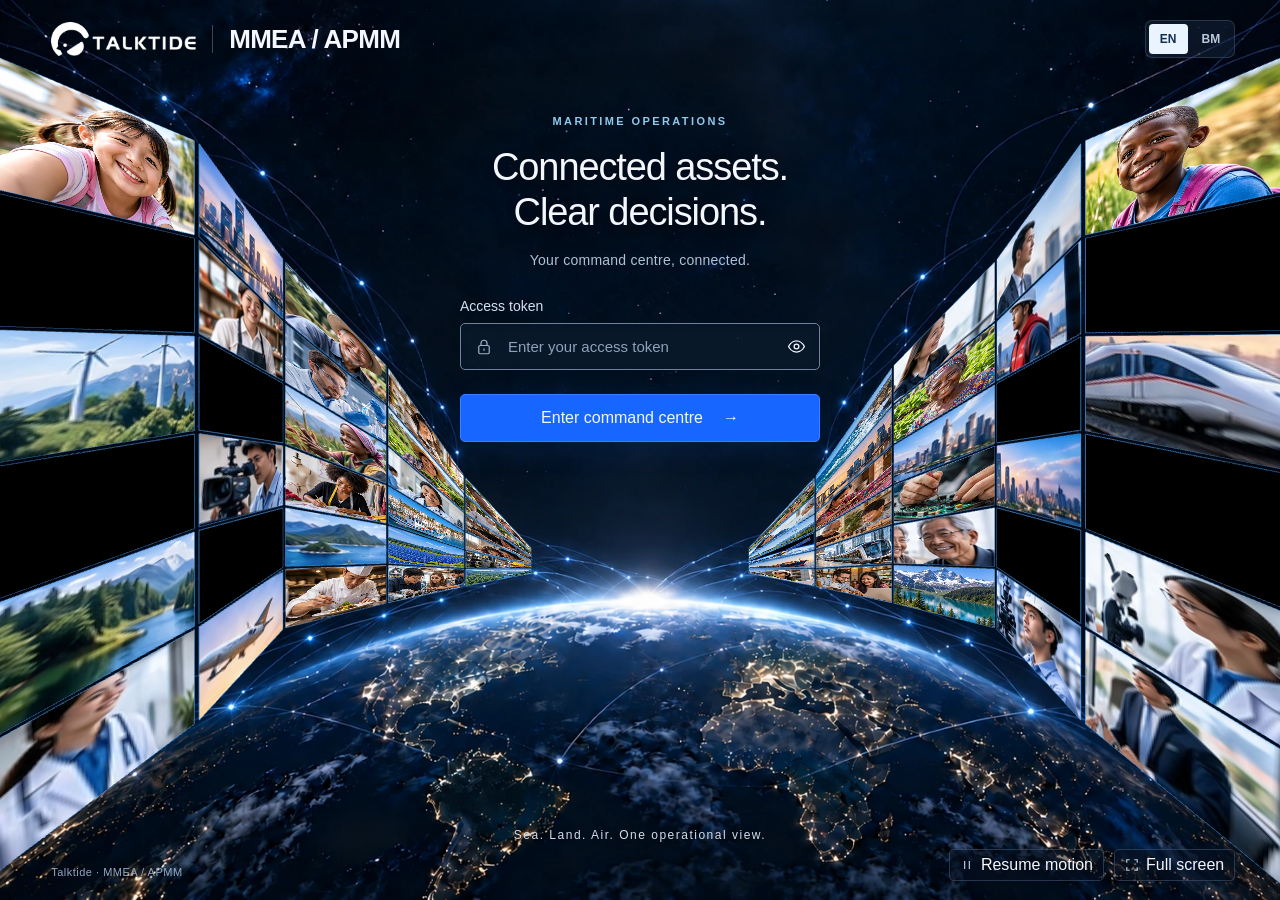
<file: login.html>
<!doctype html>
<html lang="en">
<head>
  <meta charset="utf-8"><meta name="viewport" content="width=device-width, initial-scale=1">
  <meta name="referrer" content="same-origin">
  <title>MMEA / APMM · Sign in</title>
  <link rel="stylesheet" href="login.css">
  <script src="access-session.js"></script>
  <script src="login.js" defer></script>
</head>
<body><div class="lgViewport"><main class="scene lgScene" id="main">
  <img class="lgWallFallback" id="wall-source" src="media/login-scene/wall-reference.webp" alt="">
  <img class="lgTexture" id="wall-extra" src="media/login-scene/wall-extra.webp" alt="">
  <img class="lgTexture" id="wall-hero" src="media/login-scene/wall-hero.webp" alt="">
  <div class="lgWorld" id="world" aria-hidden="true"></div>
  <video id="atlas" class="lgAtlas" poster="media/login-scene/atlas-poster.jpg" muted loop playsinline preload="none" aria-hidden="true" tabindex="-1"></video>
  <header class="lgHeader">
    <div class="lgBrand"><img class="loginBrand" src="media/login-scene/talktide.webp" alt="Talktide" width="145" height="35"><span class="lgBrandRule"></span><span class="lgProduct"><span class="lgProductName">MMEA / APMM</span></span></div>
    <div class="loginLanguages" aria-label="Language"><button type="button" data-lang="en" aria-pressed="true">EN</button><button type="button" data-lang="ms" aria-pressed="false">BM</button></div>
  </header>
  <section class="lgLogin" aria-labelledby="login-title">
    <div class="lgIntro"><p class="loginEyebrow" data-copy="eyebrow">MARITIME OPERATIONS</p><h1 id="login-title" data-copy="title">Connected assets.<br>Clear decisions.</h1><p class="lgSubbrand" data-copy="subtitle">Your command centre, connected.</p></div>
    <form id="login-form" novalidate>
      <div class="lgField"><label for="access-token" data-copy="label">Access token</label><div class="lgInputWrap">
        <svg class="lgFieldIcon" width="18" height="18" viewBox="0 0 24 24" fill="none" stroke="currentColor" stroke-width="1.6" aria-hidden="true"><rect x="5" y="10" width="14" height="11" rx="2"/><path d="M8 10V7a4 4 0 0 1 8 0v3M12 14v3"/></svg>
        <input id="access-token" type="password" autocomplete="current-password" spellcheck="false" autocapitalize="off" aria-describedby="login-error" placeholder="Enter your access token">
        <button class="lgVisibility" id="visibility" type="button" aria-label="Show token" aria-pressed="false"><svg width="19" height="19" viewBox="0 0 24 24" fill="none" stroke="currentColor" stroke-width="1.6" aria-hidden="true"><path d="M2 12s3.5-7 10-7 10 7 10 7-3.5 7-10 7S2 12 2 12Z"/><circle cx="12" cy="12" r="3"/><path id="eye-slash" d="m3 3 18 18" hidden/></svg></button>
      </div><p class="lgError" id="login-error" role="alert" hidden></p></div>
      <button class="lgSubmit" id="sign-in" type="submit"><span data-copy="submit">Enter command centre</span><span aria-hidden="true">→</span></button>
    </form>
  </section>
  <p class="lgFooter" data-copy="footer">Sea. Land. Air. One operational view.</p>
  <p class="lgCompany">Talktide · MMEA / APMM</p>
  <div class="lgControls">
    <button class="lgMotion" id="motion" type="button" hidden><svg width="14" height="14" viewBox="0 0 24 24" fill="none" stroke="currentColor" stroke-width="2" aria-hidden="true"><path d="M8 5v14M16 5v14"/></svg><span data-copy="pause">Pause motion</span></button>
    <button class="lgMotion" id="login-fullscreen" type="button"><svg width="14" height="14" viewBox="0 0 24 24" fill="none" stroke="currentColor" stroke-width="2" aria-hidden="true"><path d="M8 3H3v5m13-5h5v5M3 16v5h5m13-5v5h-5"/></svg><span data-copy="fullscreen">Full screen</span></button>
  </div>
</main></div></body></html>
</file>
<file: login.css>
:root{--font-body:Arial,Helvetica,sans-serif}body{margin:0} [hidden]{display:none!important}
/* Sign-in scene (owner design "OctoMind-Login", 2026-10-26): the design's own layout (work/layout.css of the design
   hand-over), with the e-mail / password / recovery parts replaced by the one staff-token field. Always dark: the scene
   is a night view of the earth whatever the app theme. Loaded by the login chunk only (pages/LoginPage.tsx).
   The bundle of the 3D wall looks for .scene and the ids world / atlas / wall-source / wall-extra / wall-hero, and adds
   .wall-ready to .scene once its first frame is drawn. */
.lgViewport{position:fixed;inset:0;overflow:hidden;background:#030c18;color:#f5f7ff;font-family:Inter,var(--font-body);font-synthesis:none;color-scheme:dark;
  --brand-disc:#030c18;--brand-mark:#ffffff;--brand-word:#ffffff}
.lgViewport *{box-sizing:border-box}
.lgViewport button,.lgViewport input{font:inherit}
.lgViewport button{cursor:pointer;color:inherit}
.lgViewport button:focus-visible,.lgViewport a:focus-visible{outline:2px solid #9ed8ff;outline-offset:4px}
.lgScene{position:absolute;inset:0;width:100%;height:100%;overflow:hidden;isolation:isolate;
  background:#030c18 var(--lg-earth,none) no-repeat;background-size:var(--lg-earth-size,cover);background-position:var(--lg-earth-pos,center)}
.lgWallFallback{position:absolute;inset:0;width:100%;height:100%;z-index:0;pointer-events:none;object-fit:fill;
  clip-path:polygon(0 5%,14% 18%,24% 32%,33% 50%,38% 63%,62% 63%,67% 50%,76% 32%,86% 18%,100% 5%,100% 92.5%,0 92.5%)}
.lgScene.wall-ready .lgWallFallback{display:none}
.lgTexture{display:none}
.lgWorld{position:absolute;inset:0;z-index:1;pointer-events:none}
.lgWorld canvas{display:block;width:100%;height:100%}
.lgAtlas{position:absolute;width:1px;height:1px;padding:0;margin:-1px;overflow:hidden;clip:rect(0,0,0,0);white-space:nowrap;border:0}

/* Header: the Baiwu lockup, a hairline and the product name (OctoMind / 万物一联); the language menu on the right. */
.lgHeader{position:absolute;top:20px;left:clamp(24px,4vw,96px);right:clamp(24px,3.5vw,84px);display:flex;align-items:center;justify-content:space-between;z-index:5}
.lgBrand{display:flex;align-items:center;gap:16px;min-width:0}
.lgBrand .erpBrandLockup{display:block;width:auto;height:34px;flex:none}
.lgBrandRule{width:1px;height:28px;background:#ffffff40;flex:none}
.lgProduct{display:flex;align-items:baseline;gap:14px;white-space:nowrap}
.lgProductName{font-size:32px;font-weight:600;letter-spacing:-1.4px;line-height:1}
.lgProductLine{font-size:14px;font-weight:400;color:#b2c2dc;letter-spacing:2px}
:root:lang(en) .lgProductLine{letter-spacing:.3px}
.lgLocale{position:relative}
.lgLanguage{display:flex;align-items:center;gap:8px;padding:7px 0;border:0;background:transparent;font-size:13px;color:#d0d9e8}
.lgLanguage svg{color:#bdcde6;opacity:.9}
.lgLanguage:hover{color:#fff}
.lgLanguageMenu{position:absolute;right:0;top:35px;min-width:125px;padding:6px;background:#101f35;border:1px solid #35465d;border-radius:7px;box-shadow:0 12px 30px #0005}
.lgLanguageMenu button{display:block;width:100%;padding:9px 12px;border:0;border-radius:3px;background:none;text-align:left;font-size:13px;white-space:nowrap}
.lgLanguageMenu button:hover{background:#1c3558}
.lgLanguageMenu button[aria-checked=true]{color:#9ed8ff}

/* The sign-in column. */
.lgLogin{position:absolute;top:clamp(76px,12.48vh,170px);left:50%;transform:translateX(-50%);width:min(340px,calc(100% - 64px));z-index:4}
.lgIntro{margin:0 0 35px;text-align:center}
.lgIntro h1{display:flex;align-items:center;justify-content:center;min-height:126px;margin:0 0 18px;font-size:44px;font-weight:500;line-height:1.43;letter-spacing:0;text-wrap:balance;text-shadow:0 2px 24px #020b18}
:root:lang(en) .lgIntro h1{font-size:36px;line-height:1.3;letter-spacing:-1.1px}
.lgSubbrand{margin:0;font-size:14px;line-height:20px;font-weight:400;letter-spacing:.25px;color:#b2c0d6}
.lgNotice{display:flex;align-items:flex-start;gap:8px;margin:0 0 18px;padding:10px 12px;border:1px solid #c9a24a80;border-radius:5px;background:#2a210c99;font-size:13px;line-height:18px;color:#f3dfae}
.lgNotice svg{flex:none;margin-top:1px}
.lgField label{display:block;margin-bottom:8px;font-size:14px;font-weight:500;line-height:17px;color:#d5dfee}
.lgInputWrap{position:relative;display:flex;align-items:center}
.lgFieldIcon{position:absolute;left:15px;color:#bdcde6;opacity:.85;pointer-events:none}
.lgInputWrap input{width:100%;height:47px;padding:0 43px 0 47px;border:1px solid #71819b;border-radius:5px;outline:none;background:#12203880;color:#eef4ff;font-size:15px;font-weight:400;box-shadow:inset 0 1px 6px #04111d55;transition:border-color .2s,box-shadow .2s}
.lgInputWrap input::placeholder{color:#91a1ba;opacity:1}
.lgInputWrap input:focus{border-color:#6db9ff;box-shadow:0 0 0 3px #397de523}
.lgInputWrap input[aria-invalid=true]{border-color:#ff8a80}
.lgVisibility{position:absolute;right:7px;display:grid;place-items:center;width:34px;height:34px;border:0;border-radius:4px;background:none;color:#bdcde6}
.lgVisibility:hover{background:#3f5b7a30}
.lgField{margin-bottom:24px}
.lgError{margin:8px 0 0;font-size:13px;line-height:18px;color:#ffb4ab}
.lgSubmit{width:100%;height:48px;border:1px solid #397fff;border-radius:5px;background:#1766ff;color:#fff;font-size:15px;font-weight:500;letter-spacing:1px;box-shadow:0 5px 30px #0066ff26;transition:background .2s,transform .2s}
:root:lang(en) .lgSubmit{letter-spacing:0}
.lgSubmit:hover{background:#307bff;transform:translateY(-1px)}
.lgSubmit:active{transform:translateY(0)}

/* Footer line, the company line (bottom-left) and the scene controls (bottom-right). */
.lgFooter{position:absolute;bottom:5.1vh;left:50%;transform:translateX(-50%);z-index:4;font-size:12px;color:#d2dced;letter-spacing:1.5px;white-space:nowrap;text-align:center;text-shadow:0 2px 9px #000}
.lgCompany{position:absolute;left:clamp(24px,4vw,96px);bottom:22px;z-index:4;margin:0;font-size:11px;color:#94a6c2;letter-spacing:.5px}
.lgControls{position:absolute;right:clamp(24px,3.5vw,84px);bottom:19px;z-index:4;display:flex;gap:10px}
.lgMotion{display:flex;align-items:center;gap:7px;height:32px;padding:0 10px;border:1px solid #657c9b60;border-radius:5px;background:#07112080;font-size:11px;color:#c8d6ec;white-space:nowrap}
.lgMotion svg{color:#bdcde6}
.lgMotion:hover{border-color:#8eb8ec}

@media(prefers-reduced-motion:reduce){.lgViewport *,.lgViewport *::before,.lgViewport *::after{transition:none!important}}
@media(max-height:850px){
  .lgLogin{top:9.6vh}.lgIntro{margin-bottom:18px}.lgIntro h1{min-height:97px;margin-bottom:14px;font-size:36px;line-height:1.35}
  :root:lang(en) .lgIntro h1{font-size:32px;line-height:1.3}.lgSubbrand{line-height:18px}
  .lgField label{margin-bottom:7px}.lgInputWrap input{height:44px;font-size:14px}.lgField{margin-bottom:18px}.lgSubmit{height:44px}.lgFooter{bottom:56px}}
@media(max-width:650px){
  .lgBrand{gap:10px}.lgBrand .erpBrandLockup{height:26px}.lgBrandRule{height:22px}.lgProduct{gap:8px}.lgProductName{font-size:24px}.lgProductLine{font-size:11px;letter-spacing:1px}
  .lgLanguage{font-size:11px}.lgFooter{bottom:64px;width:90%;font-size:10px;letter-spacing:.5px;white-space:normal}.lgCompany{font-size:9px}
  .lgMotion{font-size:10px}.lgInputWrap input{background:#0b1929e8}}
@media(max-width:480px){.lgProductLine{display:none}.lgControls .lgMotion span{display:none}}
@media(forced-colors:active){.lgSubmit,.lgInputWrap input,.lgMotion{border:1px solid CanvasText}}

.lgScene{--lg-earth:url("media/login-scene/earth.webp")}
.loginBrand{width:145px;height:35px;object-fit:contain;filter:brightness(0) invert(1)}
.loginLanguages{display:flex;gap:3px;padding:3px;background:#14253b80;border:1px solid #839bb43d;border-radius:7px}
.loginLanguages button{border:0;background:transparent;border-radius:4px;font-size:12px;font-weight:600;padding:8px 11px;color:#bbcbdf}
.loginLanguages button[aria-pressed=true]{background:#eaf4ff;color:#102e4f}
.lgLogin{width:min(360px,calc(100% - 48px))}
.loginEyebrow{font:600 11px/18px var(--font-body);letter-spacing:2.4px;color:#8fc9ee;margin:0 0 14px}
.lgIntro h1,:root:lang(en) .lgIntro h1{font-size:38px;line-height:1.2;font-weight:500;letter-spacing:-1.1px;min-height:92px;margin:0 0 14px}
.lgSubmit{display:flex;align-items:center;justify-content:center;gap:20px;letter-spacing:0;font-weight:600}
.lgSubmit:disabled{cursor:wait;opacity:.65}
.lgInputWrap input{background:#0a1a2cdb}
.lgIntro{margin-bottom:28px}
.lgProductName{font-size:26px;letter-spacing:-.7px}
.lgVisibility #eye-slash{display:none}
@media(max-height:850px){.lgLogin{top:13vh}.lgIntro h1,:root:lang(en) .lgIntro h1{font-size:32px;min-height:77px}.lgIntro{margin-bottom:22px}.loginEyebrow{margin-bottom:9px}}
@media(max-width:650px){.lgHeader{top:18px;left:20px;right:20px}.loginBrand{width:112px;height:28px}.lgBrand{gap:12px}.lgProductName{font-size:19px}.loginLanguages button{padding:7px 8px;font-size:11px}.lgLogin{top:17vh;padding:24px 20px;border:1px solid #587da24a;border-radius:14px;background:linear-gradient(160deg,#0c1e32eb,#07111edf);box-shadow:0 20px 65px #0005;backdrop-filter:blur(14px)}.lgIntro h1,:root:lang(en) .lgIntro h1{font-size:30px}.lgCompany{bottom:20px;left:20px}.lgControls{right:20px}.lgFooter{bottom:70px}.lgWorld{opacity:.65}}
@media(max-width:380px){.lgBrandRule{display:none}.lgProductName{font-size:16px}.loginBrand{width:95px}.lgBrand{gap:9px}.lgHeader{left:14px;right:14px}.lgLogin{width:calc(100% - 32px)}}
@media(max-height:560px) and (min-width:651px){.lgHeader{top:12px}.lgLogin{top:60px;width:320px}.loginEyebrow{display:none}.lgIntro h1,:root:lang(en) .lgIntro h1{font-size:28px;min-height:65px;margin-bottom:6px}.lgIntro{margin-bottom:12px}.lgField{margin-bottom:12px}.lgFooter{bottom:48px}}
</file>
